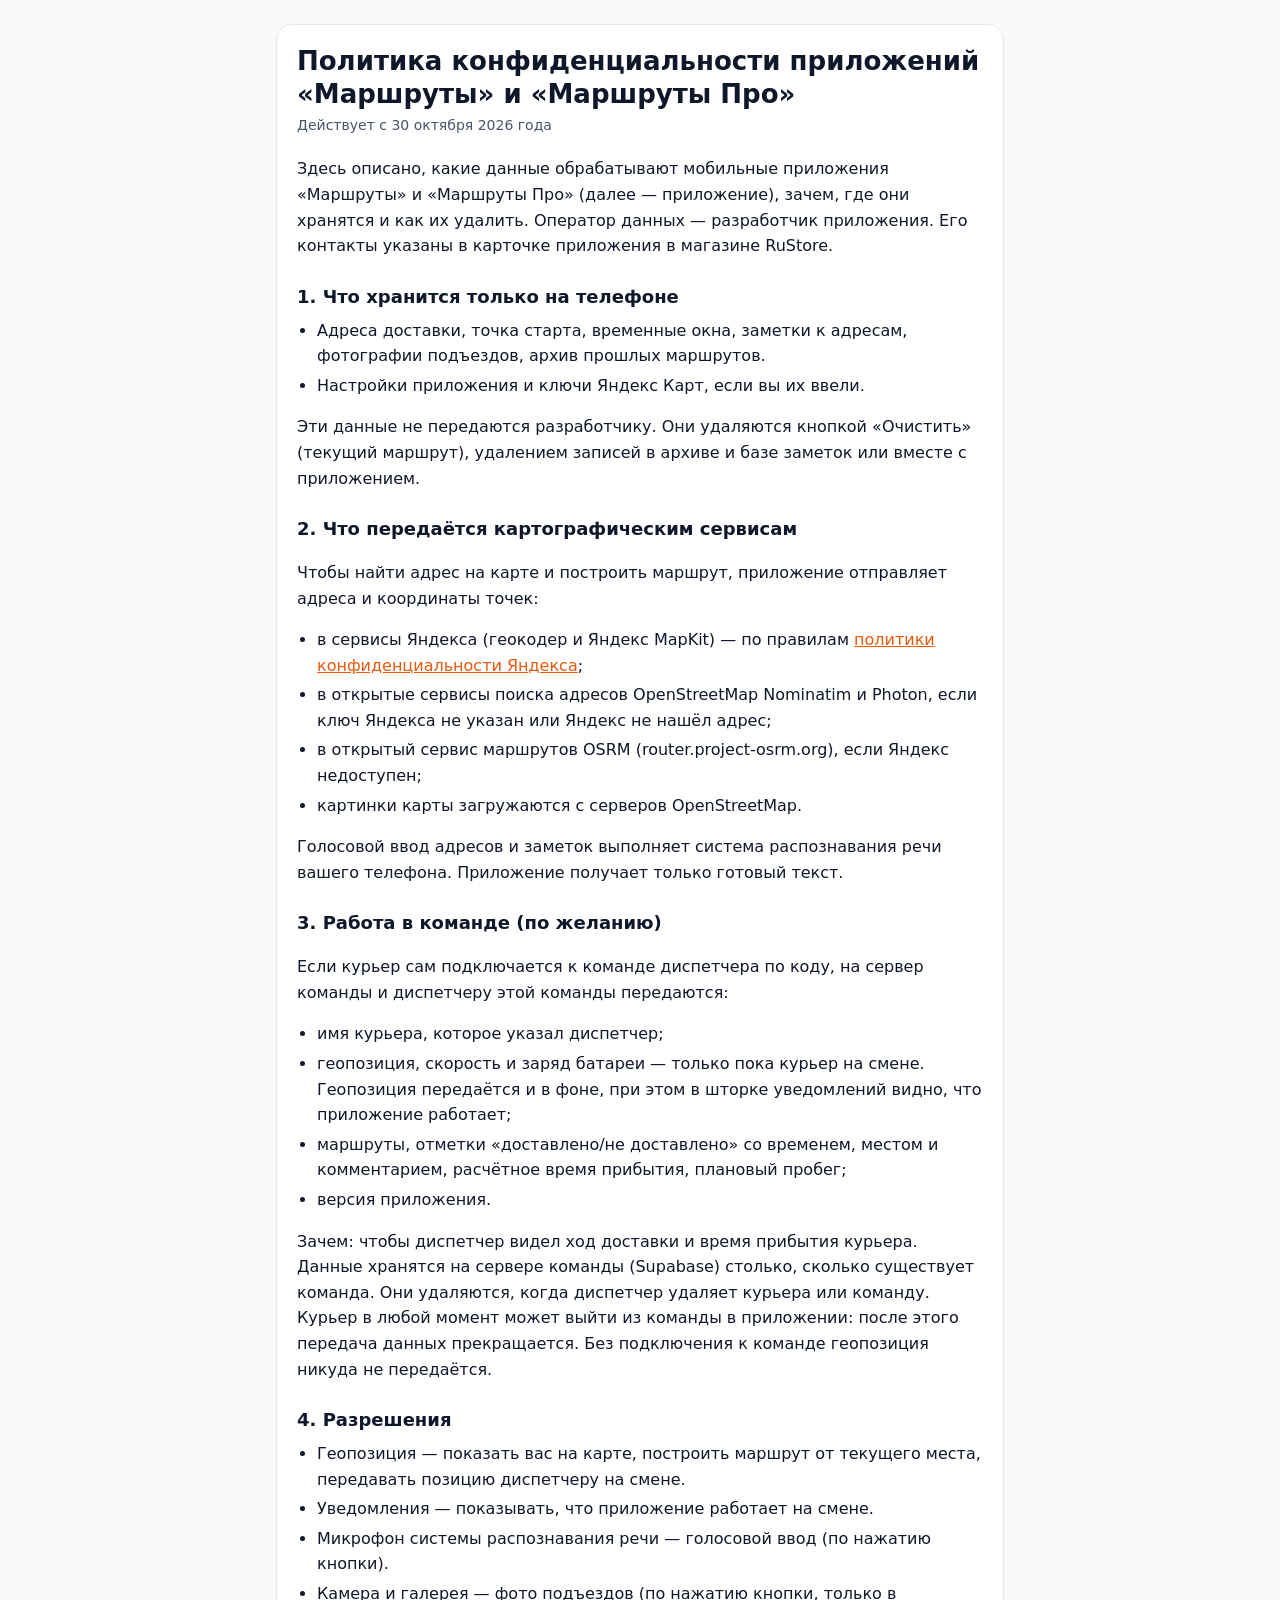
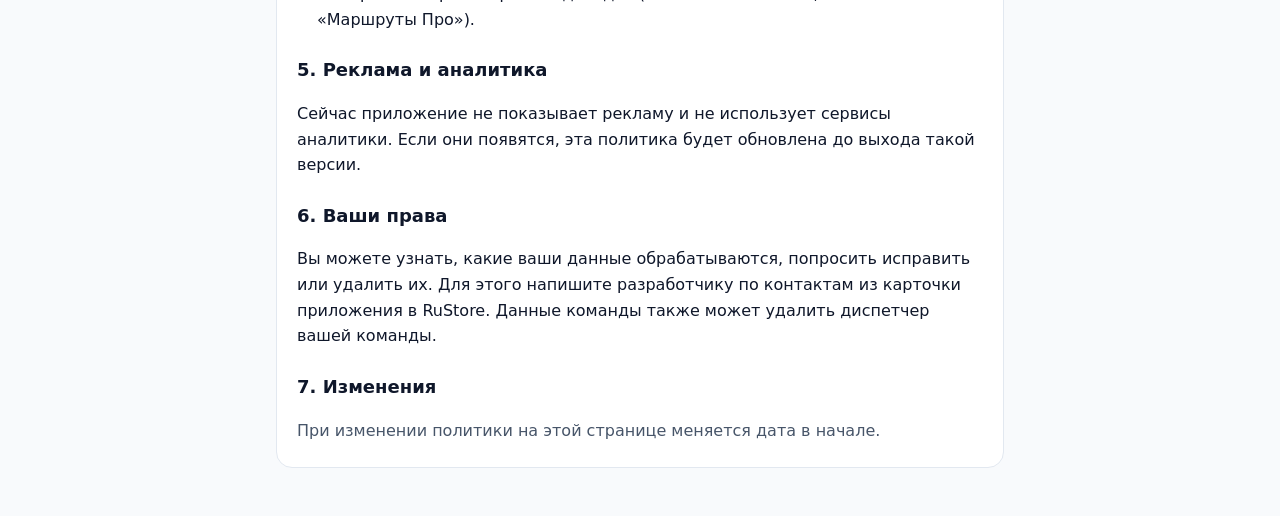
<file: privacy.html>
<!doctype html>
<html lang="ru">
<head>
<meta charset="utf-8">
<meta name="viewport" content="width=device-width, initial-scale=1">
<title>Политика конфиденциальности</title>
<meta name="description" content="Политика конфиденциальности приложений «Маршруты» и «Маршруты Про»">
<style>
  :root { --bg:#f8fafc; --card:#ffffff; --text:#0f172a; --muted:#475569; --line:#e2e8f0; --accent:#ea580c; }
  @media (prefers-color-scheme: dark) {
    :root:not([data-theme="light"]) { --bg:#0b1220; --card:#111a2e; --text:#e2e8f0; --muted:#94a3b8; --line:#1e293b; --accent:#fb923c; }
  }
  :root[data-theme="dark"] { --bg:#0b1220; --card:#111a2e; --text:#e2e8f0; --muted:#94a3b8; --line:#1e293b; --accent:#fb923c; }
  * { box-sizing: border-box; }
  body { margin:0; background:var(--bg); color:var(--text);
         font: 16px/1.6 system-ui, -apple-system, "Segoe UI", Roboto, sans-serif; }
  main { max-width: 760px; margin: 0 auto; padding: 24px 16px 48px; }
  .card { background:var(--card); border:1px solid var(--line); border-radius:16px; padding:20px 20px 8px; }
  h1 { font-size: 26px; line-height:1.25; margin: 0 0 4px; }
  .date { color: var(--muted); margin: 0 0 20px; font-size: 14px; }
  h2 { font-size: 18px; margin: 24px 0 6px; }
  p, li { color: var(--text); }
  ul { padding-left: 20px; margin: 6px 0 12px; }
  li { margin: 4px 0; }
  .muted { color: var(--muted); }
  a { color: var(--accent); }
</style>
</head>
<body>
<main>
<div class="card">
<h1>Политика конфиденциальности приложений «Маршруты» и «Маршруты Про»</h1>
<p class="date">Действует с 30 октября 2026 года</p>

<p>Здесь описано, какие данные обрабатывают мобильные приложения «Маршруты» и «Маршруты Про» (далее — приложение), зачем, где они хранятся и как их удалить. Оператор данных — разработчик приложения. Его контакты указаны в карточке приложения в магазине RuStore.</p>

<h2>1. Что хранится только на телефоне</h2>
<ul>
  <li>Адреса доставки, точка старта, временные окна, заметки к адресам, фотографии подъездов, архив прошлых маршрутов.</li>
  <li>Настройки приложения и ключи Яндекс Карт, если вы их ввели.</li>
</ul>
<p>Эти данные не передаются разработчику. Они удаляются кнопкой «Очистить» (текущий маршрут), удалением записей в архиве и базе заметок или вместе с приложением.</p>

<h2>2. Что передаётся картографическим сервисам</h2>
<p>Чтобы найти адрес на карте и построить маршрут, приложение отправляет адреса и координаты точек:</p>
<ul>
  <li>в сервисы Яндекса (геокодер и Яндекс MapKit) — по правилам <a href="https://yandex.ru/legal/confidential/">политики конфиденциальности Яндекса</a>;</li>
  <li>в открытые сервисы поиска адресов OpenStreetMap Nominatim и Photon, если ключ Яндекса не указан или Яндекс не нашёл адрес;</li>
  <li>в открытый сервис маршрутов OSRM (router.project-osrm.org), если Яндекс недоступен;</li>
  <li>картинки карты загружаются с серверов OpenStreetMap.</li>
</ul>
<p>Голосовой ввод адресов и заметок выполняет система распознавания речи вашего телефона. Приложение получает только готовый текст.</p>

<h2>3. Работа в команде (по желанию)</h2>
<p>Если курьер сам подключается к команде диспетчера по коду, на сервер команды и диспетчеру этой команды передаются:</p>
<ul>
  <li>имя курьера, которое указал диспетчер;</li>
  <li>геопозиция, скорость и заряд батареи — только пока курьер на смене. Геопозиция передаётся и в фоне, при этом в шторке уведомлений видно, что приложение работает;</li>
  <li>маршруты, отметки «доставлено/не доставлено» со временем, местом и комментарием, расчётное время прибытия, плановый пробег;</li>
  <li>версия приложения.</li>
</ul>
<p>Зачем: чтобы диспетчер видел ход доставки и время прибытия курьера. Данные хранятся на сервере команды (Supabase) столько, сколько существует команда. Они удаляются, когда диспетчер удаляет курьера или команду. Курьер в любой момент может выйти из команды в приложении: после этого передача данных прекращается. Без подключения к команде геопозиция никуда не передаётся.</p>

<h2>4. Разрешения</h2>
<ul>
  <li>Геопозиция — показать вас на карте, построить маршрут от текущего места, передавать позицию диспетчеру на смене.</li>
  <li>Уведомления — показывать, что приложение работает на смене.</li>
  <li>Микрофон системы распознавания речи — голосовой ввод (по нажатию кнопки).</li>
  <li>Камера и галерея — фото подъездов (по нажатию кнопки, только в «Маршруты Про»).</li>
</ul>

<h2>5. Реклама и аналитика</h2>
<p>Сейчас приложение не показывает рекламу и не использует сервисы аналитики. Если они появятся, эта политика будет обновлена до выхода такой версии.</p>

<h2>6. Ваши права</h2>
<p>Вы можете узнать, какие ваши данные обрабатываются, попросить исправить или удалить их. Для этого напишите разработчику по контактам из карточки приложения в RuStore. Данные команды также может удалить диспетчер вашей команды.</p>

<h2>7. Изменения</h2>
<p class="muted">При изменении политики на этой странице меняется дата в начале.</p>
</div>
</main>
</body>
</html>
</file>
